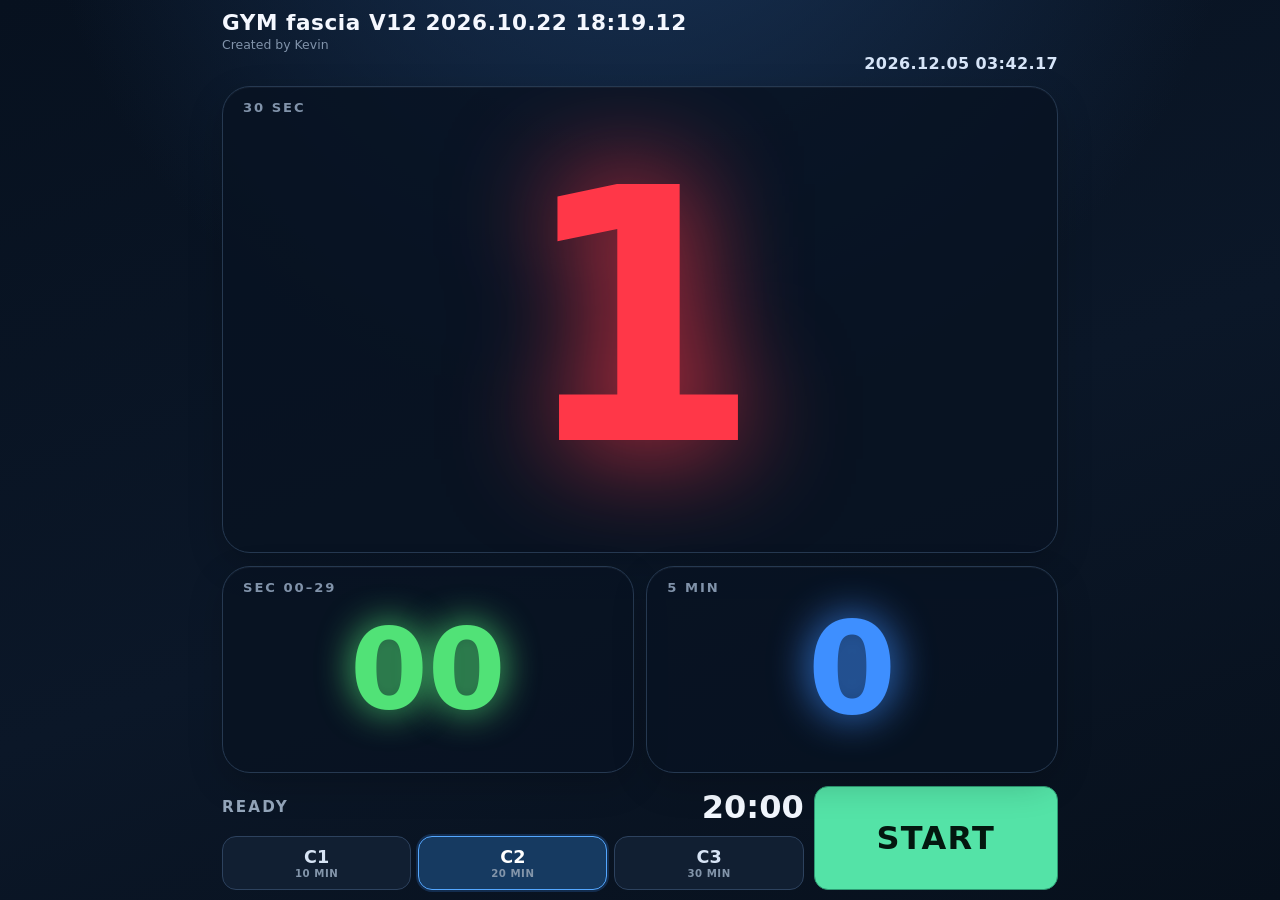
<file: index.html>
<!doctype html>
<html lang="en">
<head>
  <meta charset="utf-8">
  <meta name="viewport" content="width=device-width, initial-scale=1, viewport-fit=cover">
  <meta name="theme-color" content="#07111f">
  <meta name="apple-mobile-web-app-capable" content="yes">
  <meta name="apple-mobile-web-app-status-bar-style" content="black-translucent">
  <meta name="apple-mobile-web-app-title" content="GYM fascia">
  <title>GYM fascia V12 2026.10.22 18:19.12</title>
  <link rel="apple-touch-icon" sizes="180x180" href="assets/apple-touch-icon.png">
  <link rel="icon" href="assets/apple-touch-icon.png">
  <link rel="stylesheet" href="css/style.css?v=V12">
</head>
<body>
  <main class="app" aria-labelledby="app-title">
    <header class="topline">
      <h1 id="app-title">GYM fascia V12 2026.10.22 18:19.12</h1>
      <p>Created by Kevin</p>
      <time id="current-time" datetime="">----.--.-- --:--</time>
    </header>

    <section class="counters" aria-label="Myofascial release counters">
      <article class="counter counter-primary counter-red">
        <span class="counter-label">30 SEC</span>
        <strong id="counter-30" aria-live="polite">0</strong>
      </article>
      <article class="counter counter-green">
        <span class="counter-label">SEC 00–29</span>
        <strong id="counter-5">00</strong>
      </article>
      <article class="counter counter-blue">
        <span class="counter-label">5 MIN</span>
        <strong id="counter-10">0</strong>
      </article>
    </section>

    <section class="session" aria-label="Session controls">
      <div class="session-status">
        <span id="state-label" class="state-label">READY</span>
        <span id="remaining-time" class="remaining-time">20:00</span>
      </div>

      <div class="cycle-tabs" role="group" aria-label="Select number of ten-minute cycles">
        <button class="cycle-tab" type="button" data-cycles="1" aria-pressed="false">C1 <small>10 MIN</small></button>
        <button class="cycle-tab is-selected" type="button" data-cycles="2" aria-pressed="true">C2 <small>20 MIN</small></button>
        <button class="cycle-tab" type="button" data-cycles="3" aria-pressed="false">C3 <small>30 MIN</small></button>
      </div>

      <button id="start-pause" class="start-button" type="button">START</button>
    </section>
  </main>

  <audio id="cricket-sound" src="assets/cricket.wav" preload="auto"></audio>
  <script src="js/app.js?v=V12"></script>
</body>
</html>
</file>
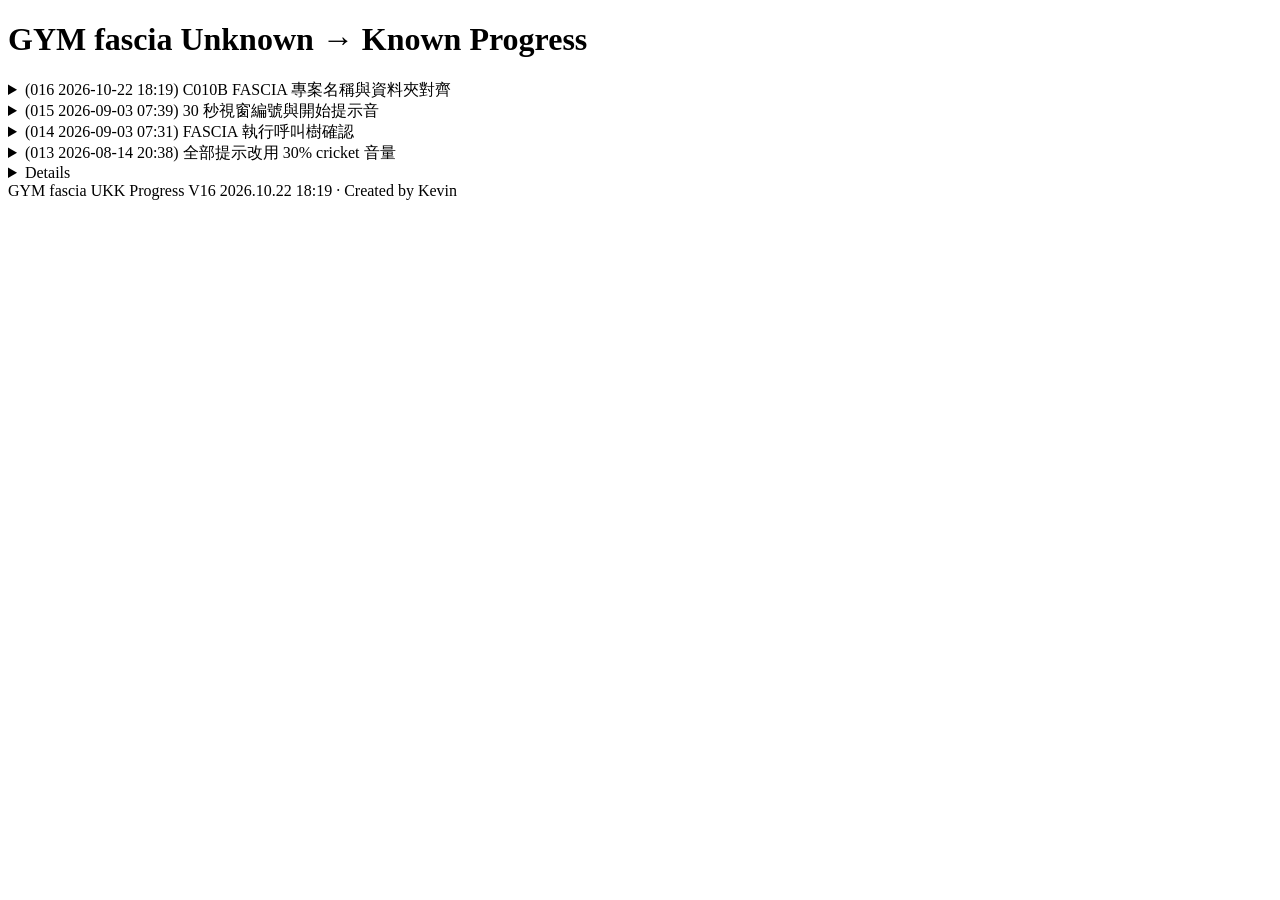
<file: doc/UKK_FASCIA_PROGRESS_TC.html>
<!doctype html>
<html lang="zh-Hant">
<head>
  <meta charset="utf-8">
  <meta name="viewport" content="width=device-width, initial-scale=1">
  <title>GYM fascia UKK Progress V16 2026.10.22 18:19</title>
</head>
<body>
  <header>
    <h1>GYM fascia Unknown → Known Progress</h1>
  </header>
  <main>
    <details>
      <summary>(016 2026-10-22 18:19) C010B FASCIA 專案名稱與資料夾對齊</summary>
      <p><strong>Unknown：</strong>C010B 是否能與其他 GYM 專案使用一致的 GYM fascia 名稱、本機資料夾與全球 repository。</p>
      <p><strong>Known：</strong>本機資料夾已改為 <code>codex_on_GYM_fascia_project</code>，應用標題更新為 <code>GYM fascia V12 2026.10.22 18:19.12</code>，下一步使用 <code>GYM_fascia</code> Pages URL。</p>
      <p><strong>Evidence：</strong><code>index.html</code>、資產快取參數及本專案 AGENTS 規則已同步到 GYM fascia 命名。</p>
    </details>
    <details>
      <summary>(015 2026-09-03 07:39) 30 秒視窗編號與開始提示音</summary>
      <p><strong>Unknown：</strong>C2 能否以 1–40 表示目前所在的 30 秒視窗，並在開始新療程時提供明確的 cricket 聲音確認？</p>
      <p><strong>Known：</strong>C2 從 START 起顯示 1，逐窗遞增至 40，20:00 完成時維持 40 並進入 DONE；START 與 START AGAIN 播放 3 秒 cricket，RESUME 不播放開始提示，DONE 仍使用最高優先的 30 秒 cricket。</p>
      <p><strong>Evidence：</strong>V11 已通過 0、30 秒、19:30 與 20:00 邊界測試；本機瀏覽器確認 START 後為 RUNNING、視窗 1、cricket 正在循環，PAUSE 後音效停止且無 console error。</p>
    </details>
    <details>
      <summary>(014 2026-09-03 07:31) FASCIA 執行呼叫樹確認</summary>
      <p><strong>Unknown：</strong>目前 FASCIA 計時器從頁面初始化、使用者操作到計時及聲音提示的實際呼叫關係為何？</p>
      <p><strong>Known：</strong>頁面載入會初始化即時時鐘與 C2；START/PAUSE 及週期分頁事件控制單一計時狀態，執行中的 100 ms tick 依完成、5 分鐘及 30 秒邊界分流，並統一呼叫 cricket 音效控制。</p>
      <p><strong>Evidence：</strong><code>js/app.js</code> 第 168–189 行定義事件與初始化入口，第 106–120 行定義 tick 邊界優先序，第 56–70 行定義音效播放與停止路徑。</p>
    </details>
    <details>
      <summary>(013 2026-08-14 20:38) 全部提示改用 30% cricket 音量</summary>
      <p><strong>Unknown：</strong>30 秒提示是否能與 5 分鐘及 DONE 提示統一使用 cricket 音效，並在不同模式維持相同音量？</p>
      <p><strong>Known：</strong>30 秒邊界已由原本 150 ms 三連短嗶聲改為 cricket 循環 3 秒；5 分鐘使用 10 秒、DONE 使用 30 秒，三者共用音量 30%（<code>0.30</code>）。</p>
      <p><strong>Evidence：</strong>V10 的 <code>tick()</code>、<code>finish()</code> 與 <code>playSound()</code> 均走同一 cricket 音檔路徑；本機語法、差異及瀏覽器測試後再發布驗證。</p>
    </details>
    <details>
    <details>
      <summary>(012 2026-08-14 09:04) 健身房提示音分級</summary>
      <p><strong>Unknown：</strong>30 秒、5 分鐘及最終 DONE 提示能否使用適合健身房距離聆聽、又不過度刺耳的不同音量？</p>
      <p><strong>Known：</strong>30 秒提示維持 880 Hz 三連短嗶聲，增益設為 0.11；5 分鐘 cricket 提示固定 10 秒、音量 0.42；最終 DONE cricket 提示固定 30 秒、音量 0.55。</p>
      <p><strong>Evidence：</strong>V09 的 <code>playSound()</code> 依提示時長選擇音量，Web Audio 三連短嗶聲增益已更新；JavaScript 語法與差異檢查通過，下一步由 iPhone 硬體音量微調。</p>
    </details>
    <details>
      <summary>(011 2026-08-14 08:56) 綠色秒數與藍色五分鐘計數器</summary>
      <p><strong>Unknown：</strong>綠色計數器是否能顯示 00–29 秒循環，藍色計數器是否能改為不受上限限制的五分鐘進度？</p>
      <p><strong>Known：</strong>綠色使用 <code>floor(elapsed / 1000) % 30</code> 並補零為 00–29；藍色使用 <code>floor(elapsed / 300000)</code>，每 5 分鐘增加且可顯示 0…N。</p>
      <p><strong>Evidence：</strong>本機 START 測試顯示綠色 00→01、藍色 0 且無 console error；邊界驗證顯示 29 秒為 29、30 秒重設 00、5 分鐘藍色為 1、20 分鐘藍色為 4。</p>
    </details>
    <details>
      <summary>(010 2026-08-09 23:25) 30 秒三連短嗶聲</summary>
      <p><strong>Unknown：</strong>30 秒提示能否從帶有停頓的 cricket 循環改為清楚的三連短嗶聲？</p>
      <p><strong>Known：</strong>30 秒邊界改用 Web Audio 的 880 Hz 三個短音，分別排程於 0、0.25、0.50 秒；5 分鐘與 DONE 仍使用 cricket 音檔的固定時長循環。</p>
      <p><strong>Evidence：</strong>本機 V07 START 後等待 31 秒，計數器從 0 到 1，三連提示路徑執行且瀏覽器無 console error；測試後已 PAUSE。</p>
    </details>
    <details>
      <summary>(009 2026-08-09 22:30) 固定時長聲音循環</summary>
      <p><strong>Unknown：</strong>1.779 秒的 cricket 音檔如何產生固定 3、10 與 30 秒的提示？</p>
      <p><strong>Known：</strong>提示開始時啟用 HTML audio <code>loop</code>，計時器結束時暫停、歸零並停用循環，因此 30 秒、5 分鐘及 DONE 事件可分別維持 3、10、30 秒。</p>
      <p><strong>Evidence：</strong>V06 載入版本化 JavaScript、音檔時長驗證為 1.77898 秒，loop 控制與 stop 邏輯均通過語法及本機瀏覽器無錯誤檢查。</p>
    </details>
    <details>
      <summary>(008 2026-08-09 22:17) 秒級即時時間列與 JavaScript 快取失效</summary>
      <p><strong>Unknown：</strong>iPhone 直向模式能否完整顯示秒級即時時間，且不被舊 JavaScript 快取影響？</p>
      <p><strong>Known：</strong>將即時時間改為獨立右對齊列，並使用 <code>js/app.js?v=V05</code> 後，完整 <code>YYYY.MM.DD HH:mm.ss</code> 時間可見且不溢出。</p>
      <p><strong>Evidence：</strong>模擬直向 viewport 327 px 寬時，即時時間寬度 152.8 px、位於標題下方、無水平溢出且無 console error。</p>
    </details>
    <details>
      <summary>(007 2026-08-09 22:14) 發布版 CSS 快取失效處理</summary>
      <p><strong>Unknown：</strong>為何已發布的 68vw 修正仍在已開啟的瀏覽器顯示舊的 75vw 排版？</p>
      <p><strong>Known：</strong>HTML 的未版本化 CSS URL 可被瀏覽器快取；在樣式 URL 加上 <code>?v=V04</code> 可強制載入本次發布的樣式。</p>
      <p><strong>Evidence：</strong>已開啟的頁面量測到舊 CSS 的雙位數寬度超出 7.3 px；來源 CSS 已正確為 68vw，下一次發布將以版本化 URL 驗證即時載入。</p>
    </details>
    <details>
      <summary>(006 2026-08-09 22:12) iPhone 15 Pro 雙位數紅色計數器適配</summary>
      <p><strong>Unknown：</strong>紅色 30 秒計數器顯示雙位數（例如 19）時，能否在 iPhone 15 Pro 直向模式保留距離可讀性且不超出卡片？</p>
      <p><strong>Known：</strong>以 <code>min(39vh, 68vw)</code> 限制字體大小並禁止換行，可讓雙位數保持醒目且留在紅色卡片內。</p>
      <p><strong>Evidence：</strong>模擬直向 viewport 327×616 時，雙位數寬度為 288.2 px，卡片寬度為 303.5 px，保留 15.3 px 餘裕且無水平溢出。</p>
    </details>
    <details>
      <summary>(005 2026-08-09 22:07) DONE 聲音優先權與秒級時間標記</summary>
      <p><strong>Unknown：</strong>最終停止點是否能用 30 秒 DONE 聲音覆蓋同時發生的 5 分鐘與 30 秒提示，並讓應用顯示秒級時間？</p>
      <p><strong>Known：</strong>C1/C2/C3 在 10/20/30 分鐘完成時呼叫最高優先的 30 秒 DONE 聲音；非最終的 5 分鐘邊界使用 10 秒聲音並覆蓋 3 秒提示。應用標題與即時時鐘使用 <code>YYYY.MM.DD HH:mm.ss</code>。</p>
      <p><strong>Evidence：</strong>JavaScript 語法與優先判斷靜態檢查通過；本機 V03 顯示 C2、20:00、秒級時鐘且瀏覽器無 console error。</p>
    </details>
    <details>
      <summary>(004 2026-08-09 21:52) FASCIA 獨立 GitHub Pages 發布</summary>
      <p><strong>Unknown：</strong>新 FASCIA 應用能否在不影響既有 <code>greenmoon/fascia_</code> 的情況下獨立發布？</p>
      <p><strong>Known：</strong>已建立並發布獨立 repository <code>greenmoon/codex_on_FASCIA_project</code>，GitHub Pages 回傳 HTTP 200 且標題、圖示及 cricket 聲音資源均正確。</p>
      <p><strong>Evidence：</strong>來源為 main/root，公開網址為 <code>https://greenmoon.github.io/codex_on_FASCIA_project/</code>；首次 Pages build 狀態為 built。</p>
    </details>
    <details>
      <summary>(003 2026-08-09 21:43) FASCIA 三階計時器與 iPhone 介面</summary>
      <p><strong>Unknown：</strong>10 分鐘循環選擇、三個計數器、聲音提示與 iPhone 單頁顯示能否由同一計時狀態可靠控制？</p>
      <p><strong>Known：</strong>以單一累積時間推導 30 秒、5 分鐘及 10 分鐘計數，C1/C2/C3 分別自動停止於 10/20/30 分鐘；5 分鐘長提示優先於同時發生的 30 秒短提示。</p>
      <p><strong>Evidence：</strong>已加入時間戳計時、START/PAUSE/RESUME/DONE 狀態、V08 cricket.wav、180×180 iPhone 圖示與響應式單頁介面；下一步以本機瀏覽器驗證。</p>
    </details>
    <details>
      <summary>(002 2026-08-09 21:25) FASCIA 指令縮寫規則同步</summary>
      <p><strong>Unknown：</strong>GYM 專案的最新縮寫與通用工作規則能否安全套用至 FASCIA？</p>
      <p><strong>Known：</strong>可同步所有通用縮寫與工作流程，但必須把專案名稱、工作路徑及 UKK 檔名改為 FASCIA，並排除 GYM 單車專用規則。</p>
      <p><strong>Evidence：</strong>FASCIA 的 <code>AGENTS.md</code> 已包含 go、autorun、tc、en、dd、di、kk、gg、nu、ss、ee、li、gi，且所有專案專屬路徑均指向 FASCIA。</p>
    </details>
    <details>
      <summary>(001 2026-08-09 21:21) FASCIA 專案基礎結構</summary>
      <p><strong>Unknown：</strong>新 FASCIA 專案應使用什麼獨立結構與命名？</p>
      <p><strong>Known：</strong>本機資料夾與預定 GitHub repository 統一命名為 <code>codex_on_FASCIA_project</code>，並使用獨立的網頁、文件及 UKK 記錄。</p>
      <p><strong>Evidence：</strong>已建立最小專案結構，後續以本機瀏覽器與 Git 狀態驗證。</p>
    </details>
  </main>
  <footer>GYM fascia UKK Progress V16 2026.10.22 18:19 · Created by Kevin</footer>
</body>
</html>
</file>
<file: css/style.css>
:root {
  color-scheme: dark;
  font-family: Inter, ui-rounded, "SF Pro Rounded", system-ui, sans-serif;
  background: #07111f;
  color: #f5f8ff;
  font-variant-numeric: tabular-nums;
}

* {
  box-sizing: border-box;
  -webkit-tap-highlight-color: transparent;
}

html,
body {
  width: 100%;
  min-width: 320px;
  height: 100%;
  margin: 0;
  overflow: hidden;
  overscroll-behavior: none;
}

body {
  background:
    radial-gradient(circle at 50% -20%, #193458 0, transparent 48%),
    linear-gradient(160deg, #07111f 0%, #0b1728 55%, #07101c 100%);
}

button {
  font: inherit;
  touch-action: manipulation;
}

.app {
  width: min(100%, 860px);
  height: 100dvh;
  min-height: 460px;
  margin: 0 auto;
  padding: max(10px, env(safe-area-inset-top)) max(12px, env(safe-area-inset-right)) max(10px, env(safe-area-inset-bottom)) max(12px, env(safe-area-inset-left));
  display: grid;
  grid-template-rows: auto minmax(0, 1fr) auto;
  gap: clamp(7px, 1.4vh, 14px);
}

.topline {
  display: grid;
  grid-template-columns: minmax(0, 1fr);
  gap: 2px;
}

.topline h1,
.topline p,
.topline time {
  margin: 0;
}

.topline h1 {
  font-size: clamp(0.9rem, 3.4vw, 1.35rem);
  letter-spacing: 0.025em;
}

.topline p {
  color: #8193aa;
  font-size: clamp(0.58rem, 2.15vw, 0.78rem);
}

.topline time {
  justify-self: end;
  color: #d7e5f8;
  font-size: clamp(0.82rem, 3.4vw, 1rem);
  font-weight: 800;
  letter-spacing: 0.025em;
  white-space: nowrap;
}

.counters {
  min-height: 0;
  display: grid;
  grid-template-columns: 1fr 1fr;
  grid-template-rows: minmax(0, 2.25fr) minmax(0, 1fr);
  gap: clamp(7px, 1.4vh, 13px);
}

.counter {
  position: relative;
  min-height: 0;
  display: grid;
  place-items: center;
  overflow: hidden;
  border: 1px solid #263951;
  border-radius: clamp(16px, 4vw, 28px);
  background: rgba(8, 19, 34, 0.84);
  box-shadow: inset 0 1px 0 rgba(255,255,255,.04), 0 12px 35px rgba(0,0,0,.18);
}

.counter-primary {
  grid-column: 1 / -1;
}

.counter-label {
  position: absolute;
  top: clamp(8px, 1.5vh, 14px);
  left: clamp(12px, 3vw, 20px);
  color: #8193aa;
  font-size: clamp(0.62rem, 2vw, 0.82rem);
  font-weight: 800;
  letter-spacing: 0.15em;
}

.counter strong {
  line-height: 0.82;
  text-shadow: 0 0 0.32em currentColor;
}

.counter-red strong {
  color: #ff3748;
  max-inline-size: 100%;
  white-space: nowrap;
  font-size: clamp(7rem, min(39vh, 68vw), 22rem);
}

.counter-green strong {
  color: #51e277;
  font-size: clamp(3.25rem, min(14vh, 22vw), 7rem);
}

.counter-blue strong {
  color: #3e8fff;
  font-size: clamp(3.5rem, min(15vh, 24vw), 8rem);
}

.session {
  display: grid;
  grid-template-columns: 1fr minmax(128px, 0.42fr);
  gap: 8px 10px;
}

.session-status {
  display: flex;
  align-items: center;
  justify-content: space-between;
  min-width: 0;
}

.state-label {
  color: #94a6bb;
  font-size: clamp(0.72rem, 2.6vw, 0.95rem);
  font-weight: 900;
  letter-spacing: 0.14em;
}

.remaining-time {
  color: #f3f8ff;
  font-size: clamp(1.2rem, 5vw, 2rem);
  font-weight: 850;
}

.cycle-tabs {
  grid-column: 1;
  display: grid;
  grid-template-columns: repeat(3, 1fr);
  gap: 7px;
}

.cycle-tab,
.start-button {
  min-height: 50px;
  border-radius: 14px;
  border: 1px solid #2d425e;
  color: #d7e4f5;
  background: #111f32;
  cursor: pointer;
  font-weight: 900;
}

.cycle-tab {
  padding: 6px 5px;
  font-size: clamp(0.9rem, 3.2vw, 1.1rem);
}

.cycle-tab small {
  display: block;
  margin-top: 1px;
  color: #8395aa;
  font-size: 0.58em;
  letter-spacing: 0.05em;
}

.cycle-tab.is-selected {
  border-color: #54a7ff;
  color: #fff;
  background: #163a61;
  box-shadow: 0 0 0 2px rgba(62, 143, 255, .2);
}

.cycle-tab:disabled {
  cursor: not-allowed;
  opacity: .42;
}

.start-button {
  grid-column: 2;
  grid-row: 1 / span 2;
  min-height: 104px;
  border-color: #2e9b73;
  color: #03170f;
  background: #54e3a7;
  font-size: clamp(1.25rem, 5vw, 2rem);
  letter-spacing: .04em;
}

.start-button.is-running {
  border-color: #ffae3d;
  color: #221200;
  background: #ffb84e;
}

.start-button.is-done {
  border-color: #687b94;
  color: #f2f6fb;
  background: #34465d;
}

@media (orientation: landscape) and (max-height: 520px) {
  .app {
    width: 100%;
    min-height: 300px;
    grid-template-columns: minmax(0, 1fr) minmax(240px, .48fr);
    grid-template-rows: auto minmax(0, 1fr);
  }

  .topline { grid-column: 1 / -1; }
  .counters { grid-column: 1; grid-row: 2; }
  .session { grid-column: 2; grid-row: 2; grid-template-columns: 1fr; }
  .session-status, .cycle-tabs, .start-button { grid-column: 1; }
  .start-button { grid-row: auto; min-height: 64px; }
  .counter-red strong { font-size: clamp(6rem, 44vh, 13rem); }
  .counter-green strong, .counter-blue strong { font-size: clamp(3rem, 18vh, 6rem); }
}
</file>
